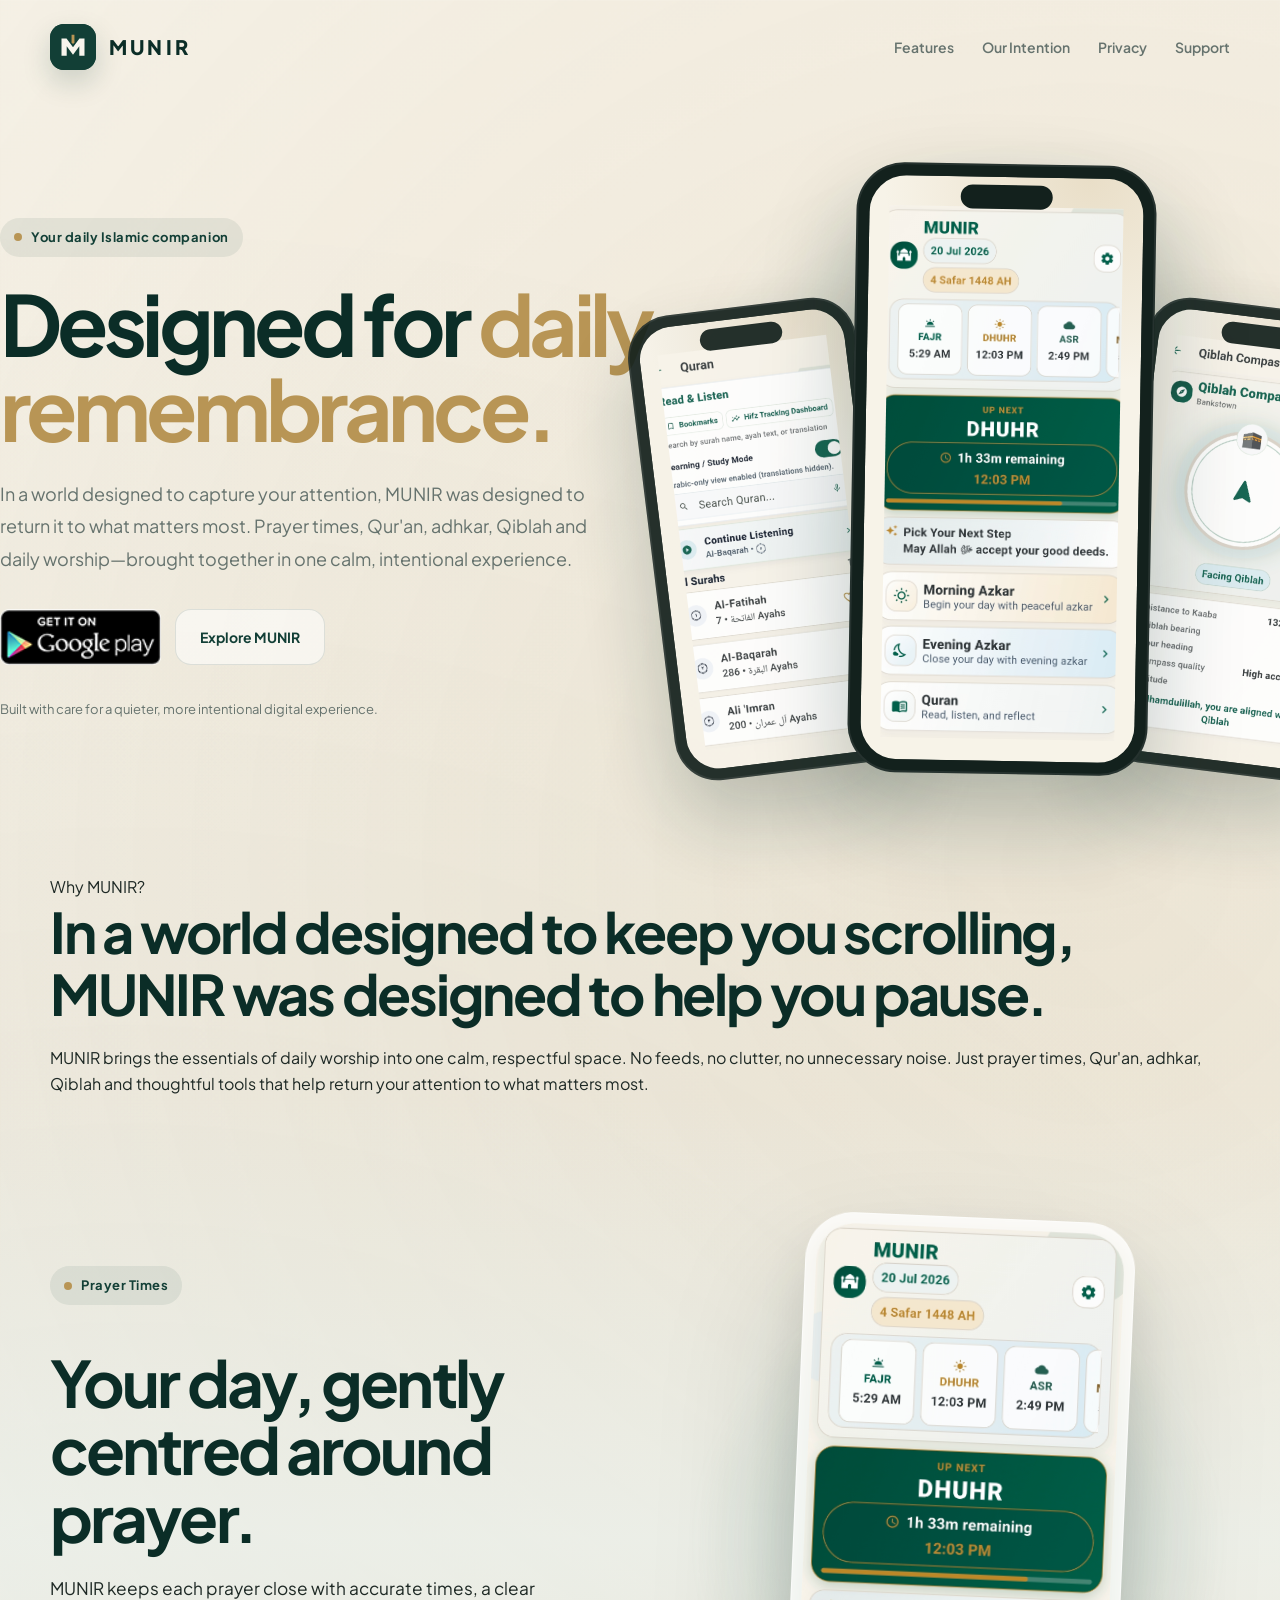
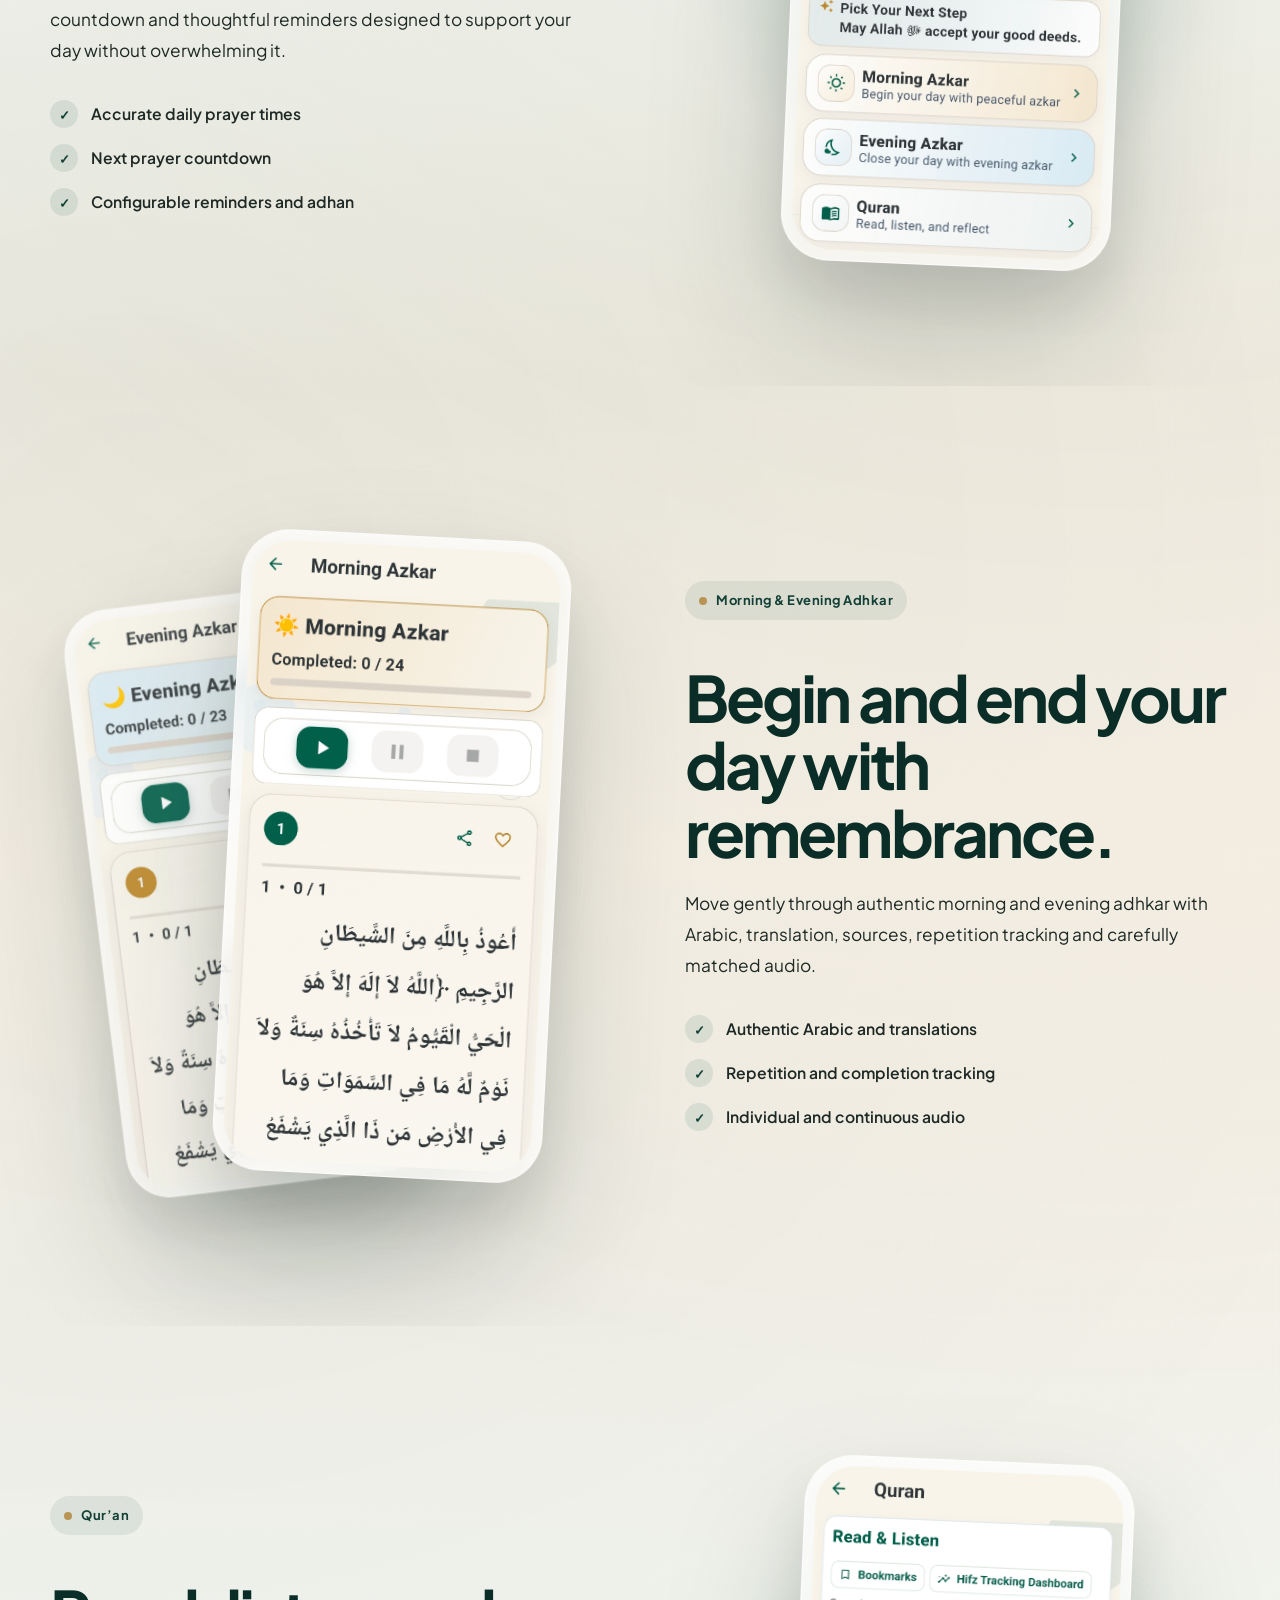
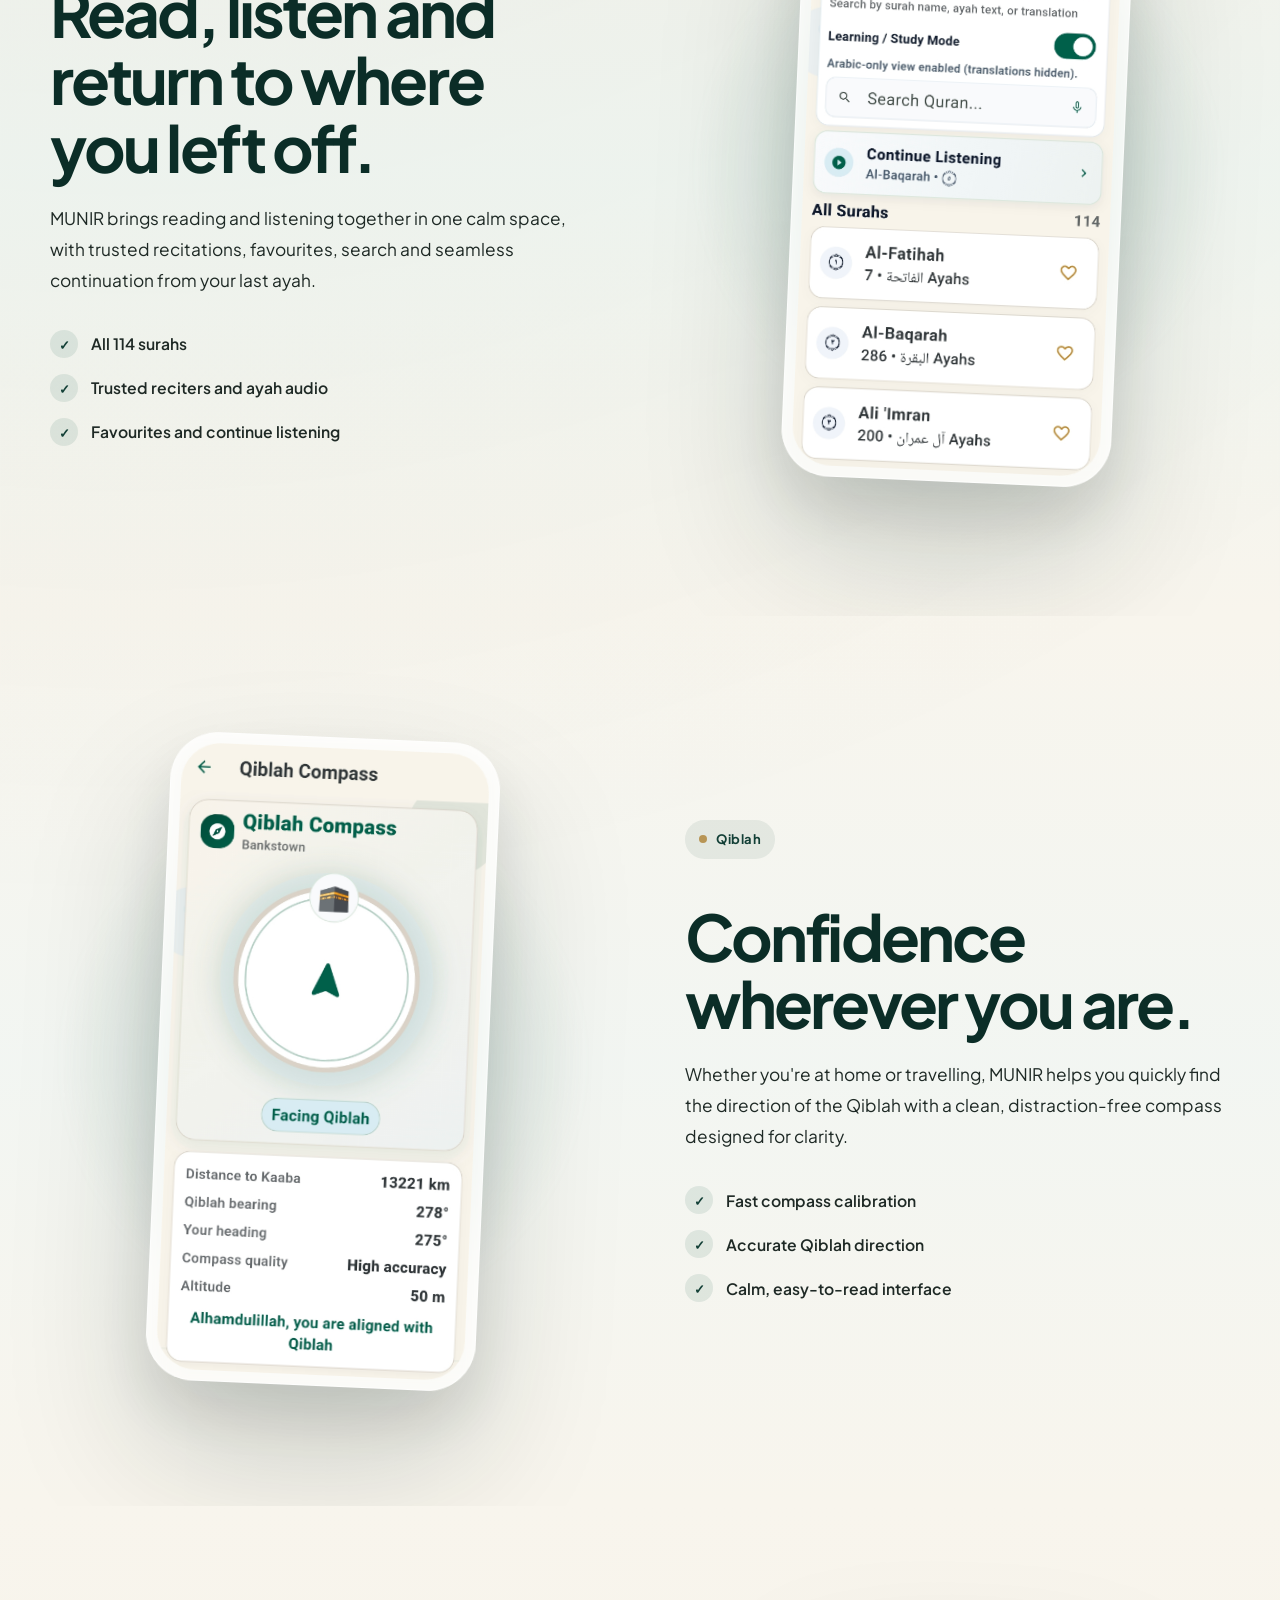
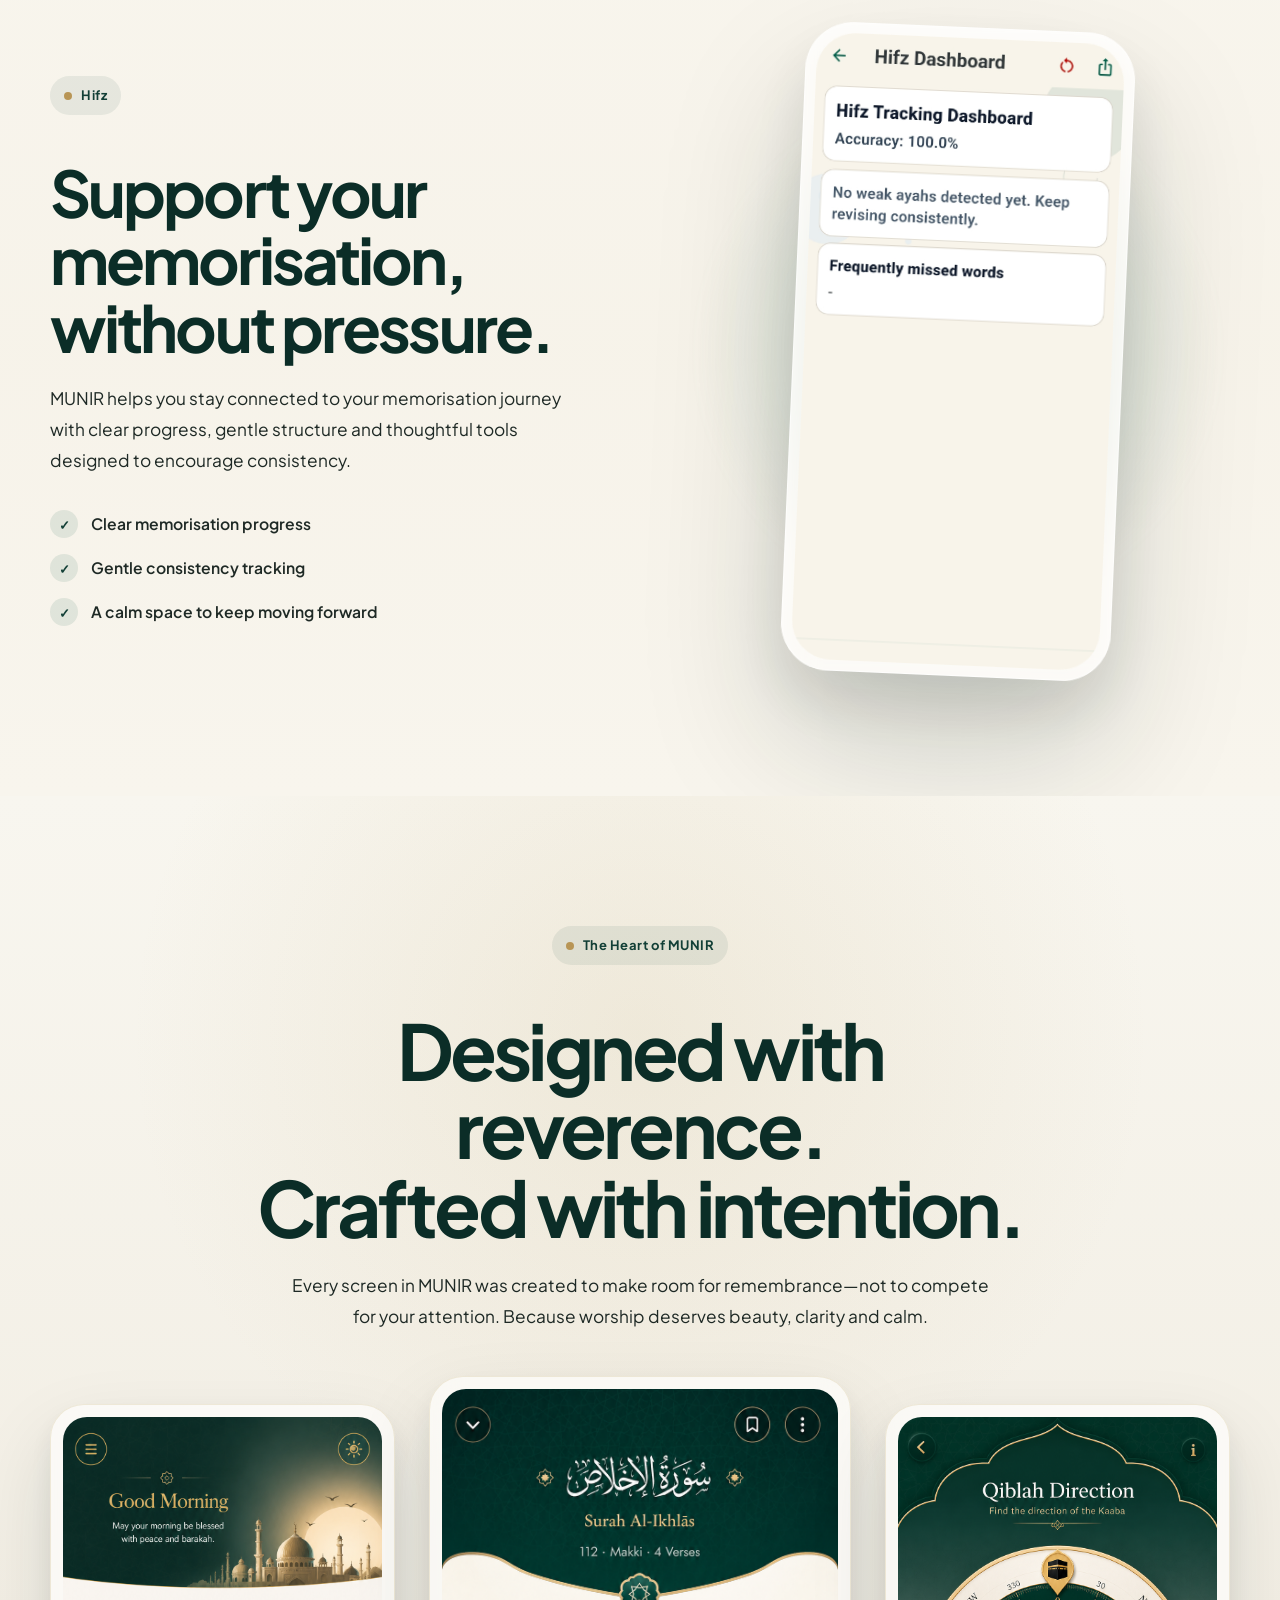
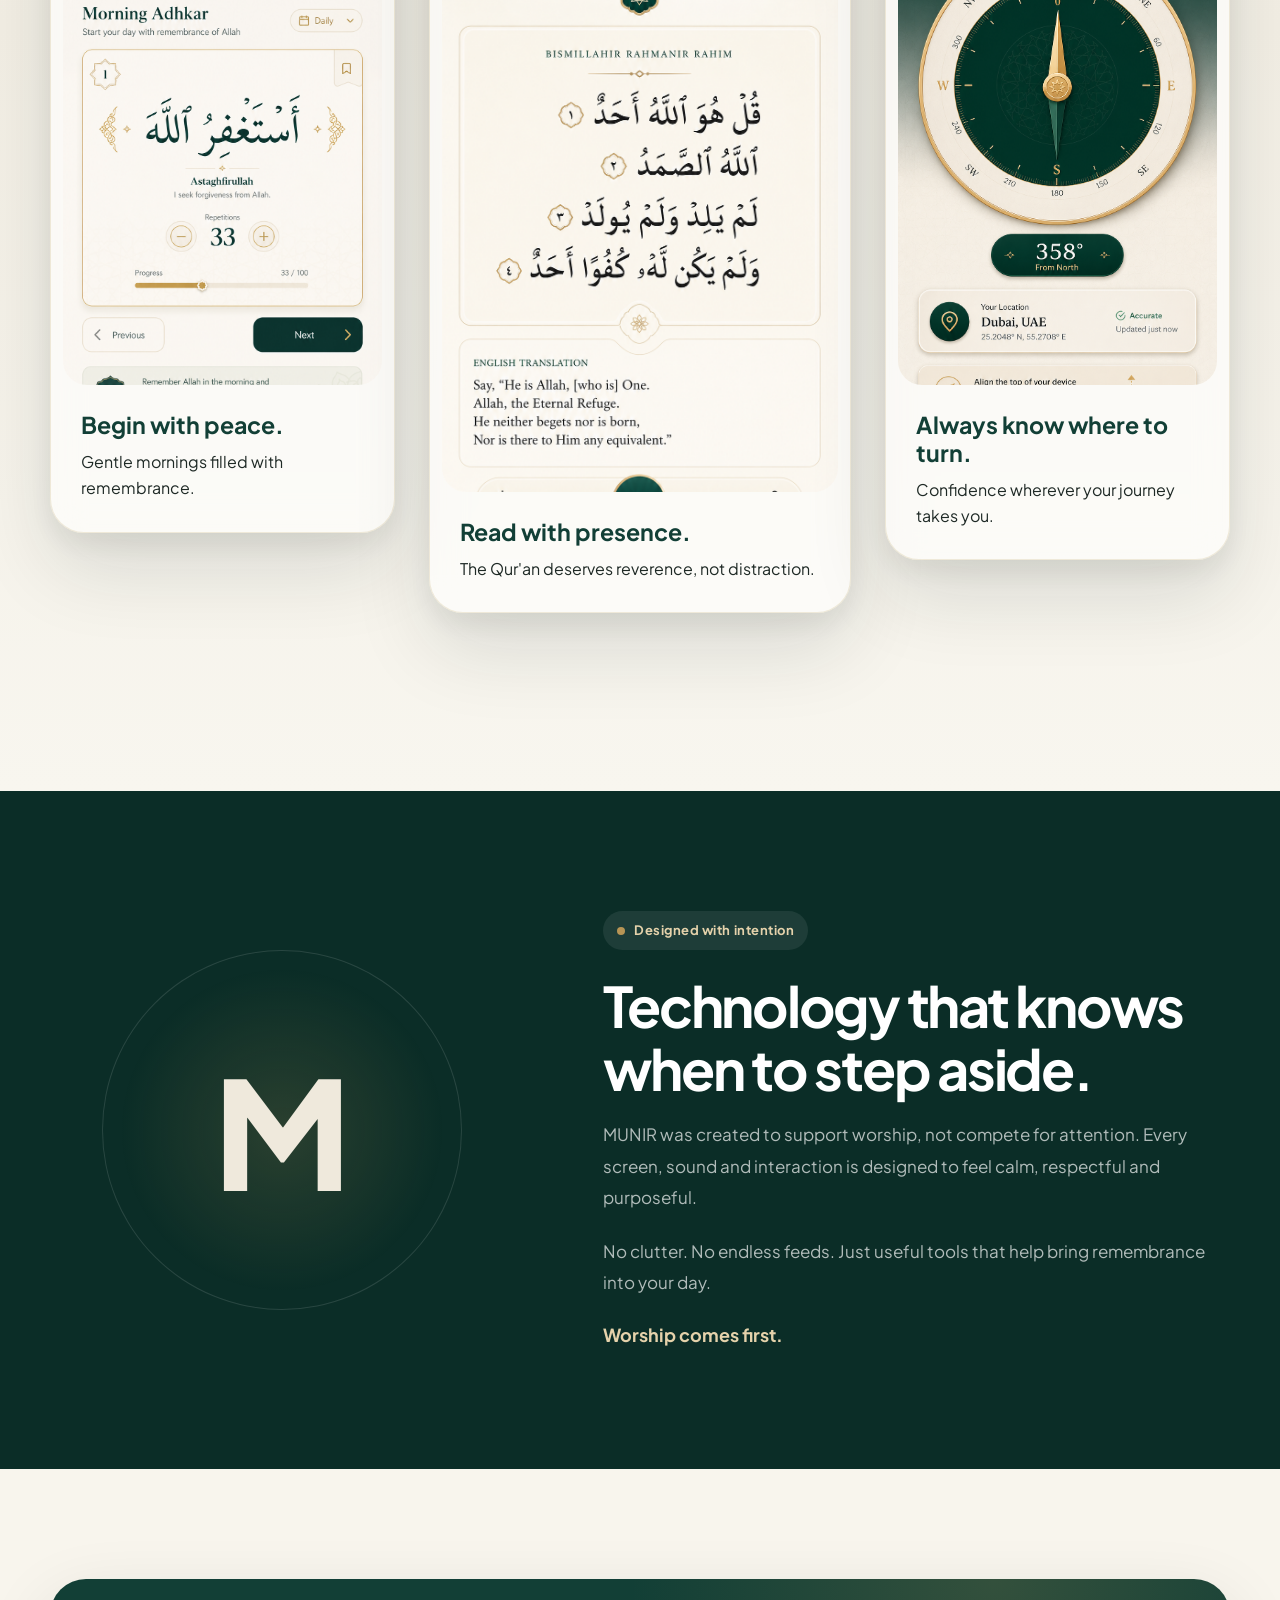
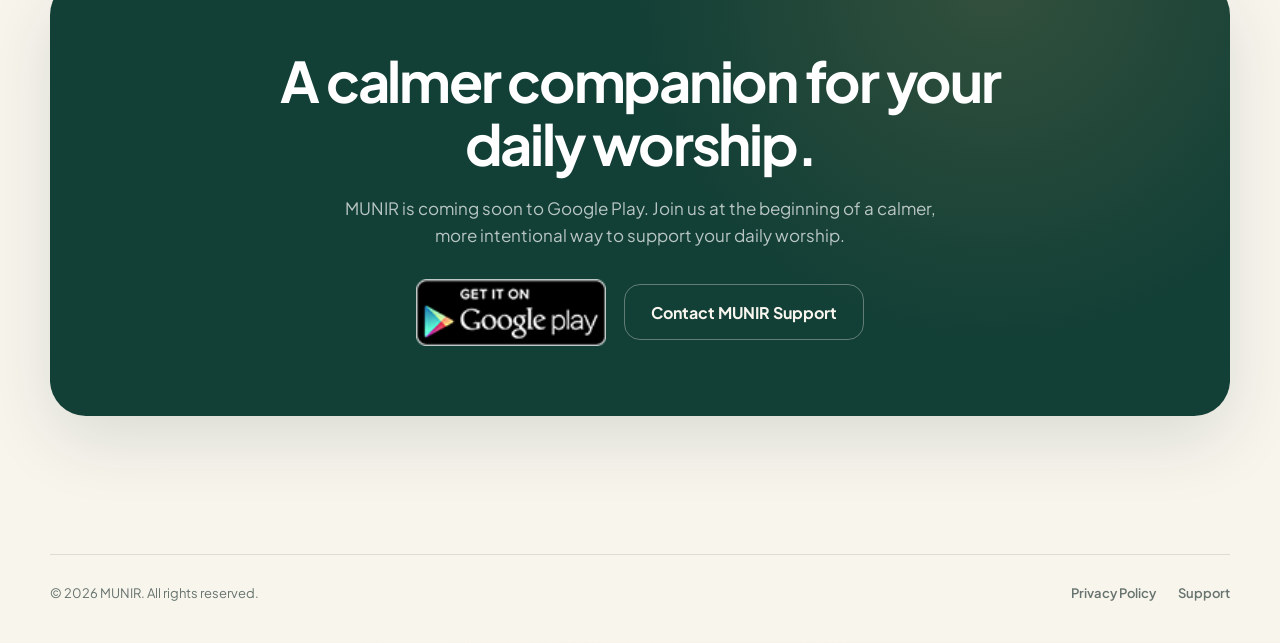
<file: index.html>
<!DOCTYPE html>
<html lang="en">
<head>
  <meta charset="UTF-8">

  <meta
    name="viewport"
    content="width=device-width, initial-scale=1.0"
  >

  <meta
    name="description"
    content="MUNIR is a calm Islamic companion for prayer times, Qur'an, morning and evening adhkar, Qiblah, audio, and daily worship."
  >

  <title>MUNIR — Your Daily Islamic Companion</title>

  <link rel="preconnect" href="https://fonts.googleapis.com">
  <link rel="preconnect" href="https://fonts.gstatic.com" crossorigin>

  <link
    href="https://fonts.googleapis.com/css2?family=Plus+Jakarta+Sans:wght@400;500;600;700;800&display=swap"
    rel="stylesheet"
  >

  <link rel="stylesheet" href="css/style.css">
</head>

<body>
  <div class="page-shell">

    <header>
      <div class="container navbar">

        <a class="brand" href="#" aria-label="MUNIR home">
          <img
            class="brand-mark"
            src="assets/munir-logo.svg"
            alt="MUNIR logo"
          >
          <div class="brand-name">MUNIR</div>
        </a>

        <nav class="nav-links" aria-label="Main navigation">
          <a href="#features">Features</a>
          <a href="#intention">Our Intention</a>
          <a href="privacy.html">Privacy</a>
          <a href="mailto:support@getmunir.com">Support</a>
        </nav>

      </div>
    </header>

    <main>

      <section class="hero">
        <div class="container" style="display: contents;">

          <div class="hero-content">
            <div class="eyebrow">
              <span class="eyebrow-dot"></span>
              Your daily Islamic companion
            </div>

            <h1>
              Designed for
              <span class="hero-highlight">daily remembrance.</span>
            </h1>

            <p class="hero-copy">
              In a world designed to capture your attention, MUNIR was designed
              to return it to what matters most. Prayer times, Qur'an, adhkar,
              Qiblah and daily worship—brought together in one calm, intentional
              experience.
            </p>

            <div class="hero-actions">
              <a
                href="#"
                aria-label="Get MUNIR on Google Play"
              >
                <img
                  src="assets/badges/google-play.png"
                  alt="Get it on Google Play"
                  style="
                    height: 56px;
                    display: block;
                    transition: transform 0.2s ease, filter 0.2s ease;
                  "
                >
              </a>

              <a class="button button-secondary" href="#features">
                Explore MUNIR
              </a>
            </div>

            <p class="release-note">
              Built with care for a quieter, more intentional digital experience.
            </p>
          </div>

          <div class="hero-visual">
            <div class="glow"></div>

            <div class="floating-card floating-one">
              <strong>Next Prayer</strong>
              <span>Maghrib · 5:12 PM</span>
            </div>

            <div class="phone phone-side phone-left">
              <div class="phone-notch"></div>

              <div class="phone-screen">
                <img
                  src="assets/images/quran.png"
                  alt="MUNIR Qur'an screen"
                  class="phone-screenshot"
                >
              </div>
            </div>

            <div class="phone">
              <div class="phone-notch"></div>

              <div class="phone-screen">
                <img
                  src="assets/images/home.png"
                  alt="MUNIR home screen"
                  class="phone-screenshot"
                >
              </div>
            </div>

            <div class="phone phone-side phone-right">
              <div class="phone-notch"></div>

              <div class="phone-screen">
                <img
                  src="assets/images/qiblah.png"
                  alt="MUNIR Qiblah screen"
                  class="phone-screenshot"
                >
              </div>
            </div>

            <div class="floating-card floating-two">
              <strong>Daily remembrance</strong>
              <span>Continue your morning adhkar</span>
            </div>
          </div>

        </div>
      </section>

      <section class="why-munir">
        <div class="container why-munir-inner">

          <div class="why-munir-label">
            Why MUNIR?
          </div>

          <h2>
            In a world designed to keep you scrolling,
            MUNIR was designed to help you pause.
          </h2>

          <p>
            MUNIR brings the essentials of daily worship into one calm,
            respectful space. No feeds, no clutter, no unnecessary noise.
            Just prayer times, Qur'an, adhkar, Qiblah and thoughtful tools
            that help return your attention to what matters most.
          </p>

        </div>
      </section>

      <section class="showcase-section prayer-showcase" id="features">
        <div class="container showcase-grid">

          <div class="showcase-copy">
            <div class="eyebrow">
              <span class="eyebrow-dot"></span>
              Prayer Times
            </div>

            <h2>
              Your day, gently centred around prayer.
            </h2>

            <p>
              MUNIR keeps each prayer close with accurate times,
              a clear countdown and thoughtful reminders designed
              to support your day without overwhelming it.
            </p>

            <div class="showcase-points">
              <div class="showcase-point">
                <span>✓</span>
                Accurate daily prayer times
              </div>

              <div class="showcase-point">
                <span>✓</span>
                Next prayer countdown
              </div>

              <div class="showcase-point">
                <span>✓</span>
                Configurable reminders and adhan
              </div>
            </div>
          </div>

          <div class="showcase-visual">
            <div class="showcase-glow"></div>

            <div class="showcase-phone">
              <img
                src="assets/images/home.png"
                alt="MUNIR prayer times screen"
              >
            </div>
          </div>

        </div>
      </section>

      <section class="showcase-section adhkar-showcase">
        <div class="container showcase-grid showcase-grid-reverse">

          <div class="showcase-visual showcase-dual-visual">
            <div class="showcase-glow"></div>

            <div class="showcase-phone showcase-phone-back">
              <img
                src="assets/images/evening.png"
                alt="MUNIR evening adhkar screen"
              >
            </div>

            <div class="showcase-phone showcase-phone-front">
              <img
                src="assets/images/morning.png"
                alt="MUNIR morning adhkar screen"
              >
            </div>
          </div>

          <div class="showcase-copy">
            <div class="eyebrow">
              <span class="eyebrow-dot"></span>
              Morning & Evening Adhkar
            </div>

            <h2>
              Begin and end your day with remembrance.
            </h2>

            <p>
              Move gently through authentic morning and evening adhkar
              with Arabic, translation, sources, repetition tracking and
              carefully matched audio.
            </p>

            <div class="showcase-points">
              <div class="showcase-point">
                <span>✓</span>
                Authentic Arabic and translations
              </div>

              <div class="showcase-point">
                <span>✓</span>
                Repetition and completion tracking
              </div>

              <div class="showcase-point">
                <span>✓</span>
                Individual and continuous audio
              </div>
            </div>
          </div>

        </div>
      </section>

      <section class="showcase-section quran-showcase">
        <div class="container showcase-grid">

          <div class="showcase-copy">
            <div class="eyebrow">
              <span class="eyebrow-dot"></span>
              Qur’an
            </div>

            <h2>
              Read, listen and return to where you left off.
            </h2>

            <p>
              MUNIR brings reading and listening together in one calm space,
              with trusted recitations, favourites, search and seamless
              continuation from your last ayah.
            </p>

            <div class="showcase-points">
              <div class="showcase-point">
                <span>✓</span>
                All 114 surahs
              </div>

              <div class="showcase-point">
                <span>✓</span>
                Trusted reciters and ayah audio
              </div>

              <div class="showcase-point">
                <span>✓</span>
                Favourites and continue listening
              </div>
            </div>
          </div>

          <div class="showcase-visual">
            <div class="showcase-glow"></div>

            <div class="showcase-phone">
              <img
                src="assets/images/quran.png"
                alt="MUNIR Qur’an screen"
              >
            </div>
          </div>

        </div>
      </section>

      <section class="showcase-section qiblah-showcase">

        <div class="container showcase-grid showcase-grid-reverse">

          <div class="showcase-visual">
            <div class="showcase-glow"></div>

            <div class="showcase-phone">
              <img
                src="assets/images/qiblah.png"
                alt="MUNIR Qiblah Compass">
            </div>

          </div>

          <div class="showcase-copy">

            <div class="eyebrow">
              <span class="eyebrow-dot"></span>
              Qiblah
            </div>

            <h2>
              Confidence wherever you are.
            </h2>

            <p>
              Whether you're at home or travelling, MUNIR helps you
              quickly find the direction of the Qiblah with a clean,
              distraction-free compass designed for clarity.
            </p>

            <div class="showcase-points">

              <div class="showcase-point">
                <span>✓</span>
                Fast compass calibration
              </div>

              <div class="showcase-point">
                <span>✓</span>
                Accurate Qiblah direction
              </div>

              <div class="showcase-point">
                <span>✓</span>
                Calm, easy-to-read interface
              </div>

            </div>

          </div>

        </div>

      </section>

      <section class="showcase-section hifz-showcase">
        <div class="container showcase-grid">

          <div class="showcase-copy">
            <div class="eyebrow">
              <span class="eyebrow-dot"></span>
              Hifz
            </div>

            <h2>
              Support your memorisation, without pressure.
            </h2>

            <p>
              MUNIR helps you stay connected to your memorisation journey
              with clear progress, gentle structure and thoughtful tools
              designed to encourage consistency.
            </p>

            <div class="showcase-points">
              <div class="showcase-point">
                <span>✓</span>
                Clear memorisation progress
              </div>

              <div class="showcase-point">
                <span>✓</span>
                Gentle consistency tracking
              </div>

              <div class="showcase-point">
                <span>✓</span>
                A calm space to keep moving forward
              </div>
            </div>
          </div>

          <div class="showcase-visual">
            <div class="showcase-glow"></div>

            <div class="showcase-phone">
              <img
                src="assets/images/hifz.png"
                alt="MUNIR Hifz dashboard"
              >
            </div>
          </div>

        </div>
      </section>

      <section class="heart-section">

        <div class="container">

          <div class="heart-heading">

            <div class="eyebrow">
              <span class="eyebrow-dot"></span>
              The Heart of MUNIR
            </div>

            <h2>
              Designed with reverence.<br>
              Crafted with intention.
            </h2>

            <p>
              Every screen in MUNIR was created to make room for
              remembrance—not to compete for your attention.
              Because worship deserves beauty, clarity and calm.
            </p>

          </div>

          <div class="heart-grid">

            <div class="heart-card">
              <img src="assets/images/morning-artwork.png"
                   alt="Morning Adhkar artwork">

              <h3>Begin with peace.</h3>

              <p>
                Gentle mornings filled with remembrance.
              </p>
            </div>

            <div class="heart-card">
              <img src="assets/images/quran-artwork.png"
                   alt="Qur'an artwork">

              <h3>Read with presence.</h3>

              <p>
                The Qur'an deserves reverence, not distraction.
              </p>
            </div>

            <div class="heart-card">
              <img src="assets/images/qiblah-artwork.png"
                   alt="Qiblah artwork">

              <h3>Always know where to turn.</h3>

              <p>
                Confidence wherever your journey takes you.
              </p>
            </div>

          </div>

        </div>

      </section>

      <section class="intention" id="intention">
        <div class="container intention-inner">

          <div class="intention-mark" aria-hidden="true">
            <div class="intention-letter">M</div>
          </div>

          <div class="intention-copy">
            <div class="eyebrow">
              <span class="eyebrow-dot"></span>
              Designed with intention
            </div>

            <h2>Technology that knows when to step aside.</h2>

            <p>
              MUNIR was created to support worship, not compete for
              attention. Every screen, sound and interaction is designed
              to feel calm, respectful and purposeful.
            </p>

            <p>
              No clutter. No endless feeds. Just useful tools that help
              bring remembrance into your day.
            </p>

            <div class="quote">
              Worship comes first.
            </div>
          </div>

        </div>
      </section>

      <section class="cta" id="download">
        <div class="container">

          <div class="cta-box">
            <h2>A calmer companion for your daily worship.</h2>

            <p>
              MUNIR is coming soon to Google Play. Join us at the beginning
              of a calmer, more intentional way to support your daily worship.
            </p>

            <div class="download-actions">
              <img
                src="assets/badges/google-play.png"
                alt="Get MUNIR on Google Play"
                class="download-badge"
              >

              <a href="mailto:support@getmunir.com" class="download-support-link">
                Contact MUNIR Support
              </a>
            </div>
          </div>

        </div>
      </section>

    </main>

    <footer>
      <div class="container footer-inner">

        <p>
          © 2026 MUNIR. All rights reserved.
        </p>

        <div class="footer-links">
          <a href="privacy.html">Privacy Policy</a>
          <a href="mailto:support@getmunir.com">Support</a>
        </div>

      </div>
    </footer>

  </div>
</body>
</html>
</file>
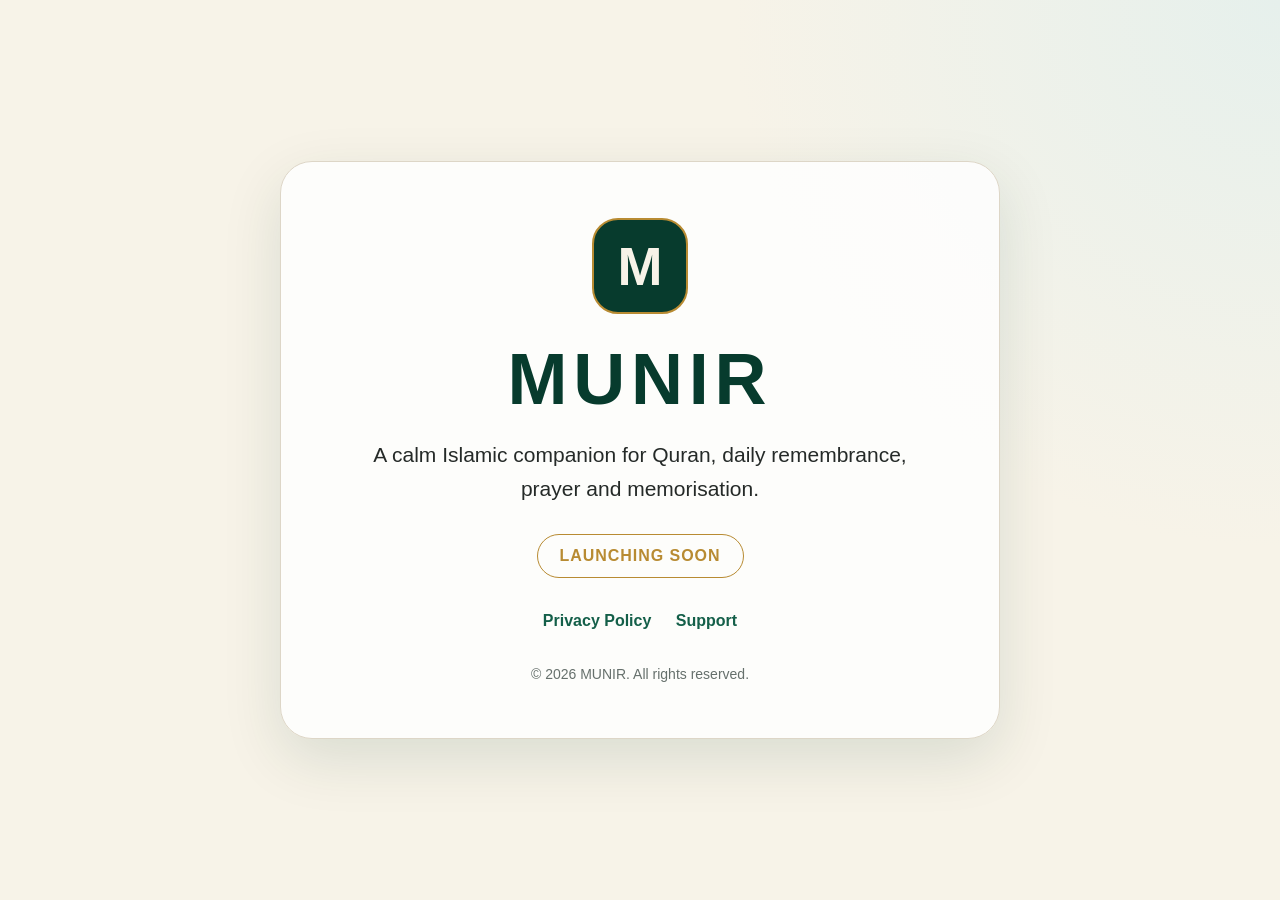
<file: index-old.html>
<!DOCTYPE html>
<html lang="en">
<head>
  <meta charset="UTF-8" />
  <meta name="viewport" content="width=device-width, initial-scale=1.0" />

  <title>MUNIR</title>
  <meta
    name="description"
    content="MUNIR is a calm Islamic companion for Quran, daily remembrance, prayer and memorisation."
  />

  <style>
    :root {
      --emerald: #073b2d;
      --emerald-light: #145f49;
      --ivory: #f7f3e8;
      --gold: #b88b32;
      --charcoal: #252a28;
      --stone: #ddd6c7;
    }

    * {
      box-sizing: border-box;
    }

    body {
      margin: 0;
      min-height: 100vh;
      font-family: Arial, Helvetica, sans-serif;
      color: var(--charcoal);
      background:
        radial-gradient(circle at top right, #e6f0ec 0, transparent 35%),
        var(--ivory);
    }

    main {
      min-height: 100vh;
      display: grid;
      place-items: center;
      padding: 32px 20px;
    }

    .card {
      width: min(720px, 100%);
      padding: 56px 36px;
      text-align: center;
      background: rgba(255, 255, 255, 0.82);
      border: 1px solid var(--stone);
      border-radius: 32px;
      box-shadow: 0 20px 60px rgba(7, 59, 45, 0.12);
    }

    .mark {
      width: 96px;
      height: 96px;
      margin: 0 auto 24px;
      display: grid;
      place-items: center;
      color: var(--ivory);
      background: var(--emerald);
      border: 2px solid var(--gold);
      border-radius: 26px;
      font-size: 54px;
      font-weight: 800;
    }

    h1 {
      margin: 0;
      color: var(--emerald);
      font-size: clamp(44px, 10vw, 72px);
      letter-spacing: 0.08em;
    }

    .tagline {
      margin: 18px auto 0;
      max-width: 560px;
      font-size: 21px;
      line-height: 1.6;
    }

    .coming-soon {
      display: inline-block;
      margin-top: 28px;
      padding: 12px 22px;
      color: var(--gold);
      border: 1px solid var(--gold);
      border-radius: 999px;
      font-weight: 700;
      letter-spacing: 0.06em;
      text-transform: uppercase;
    }

    nav {
      margin-top: 34px;
    }

    nav a {
      margin: 0 10px;
      color: var(--emerald-light);
      font-weight: 700;
      text-decoration: none;
    }

    nav a:hover {
      text-decoration: underline;
    }

    footer {
      margin-top: 36px;
      color: #66706c;
      font-size: 14px;
    }
  </style>
</head>

<body>
  <main>
    <section class="card">
      <div class="mark">M</div>

      <h1>MUNIR</h1>

      <p class="tagline">
        A calm Islamic companion for Quran, daily remembrance,
        prayer and memorisation.
      </p>

      <div class="coming-soon">Launching soon</div>

      <nav>
        <a href="privacy.html">Privacy Policy</a>
        <a href="mailto:support@getmunir.com">Support</a>
      </nav>

      <footer>
        © 2026 MUNIR. All rights reserved.
      </footer>
    </section>
  </main>
</body>
</html>
</file>
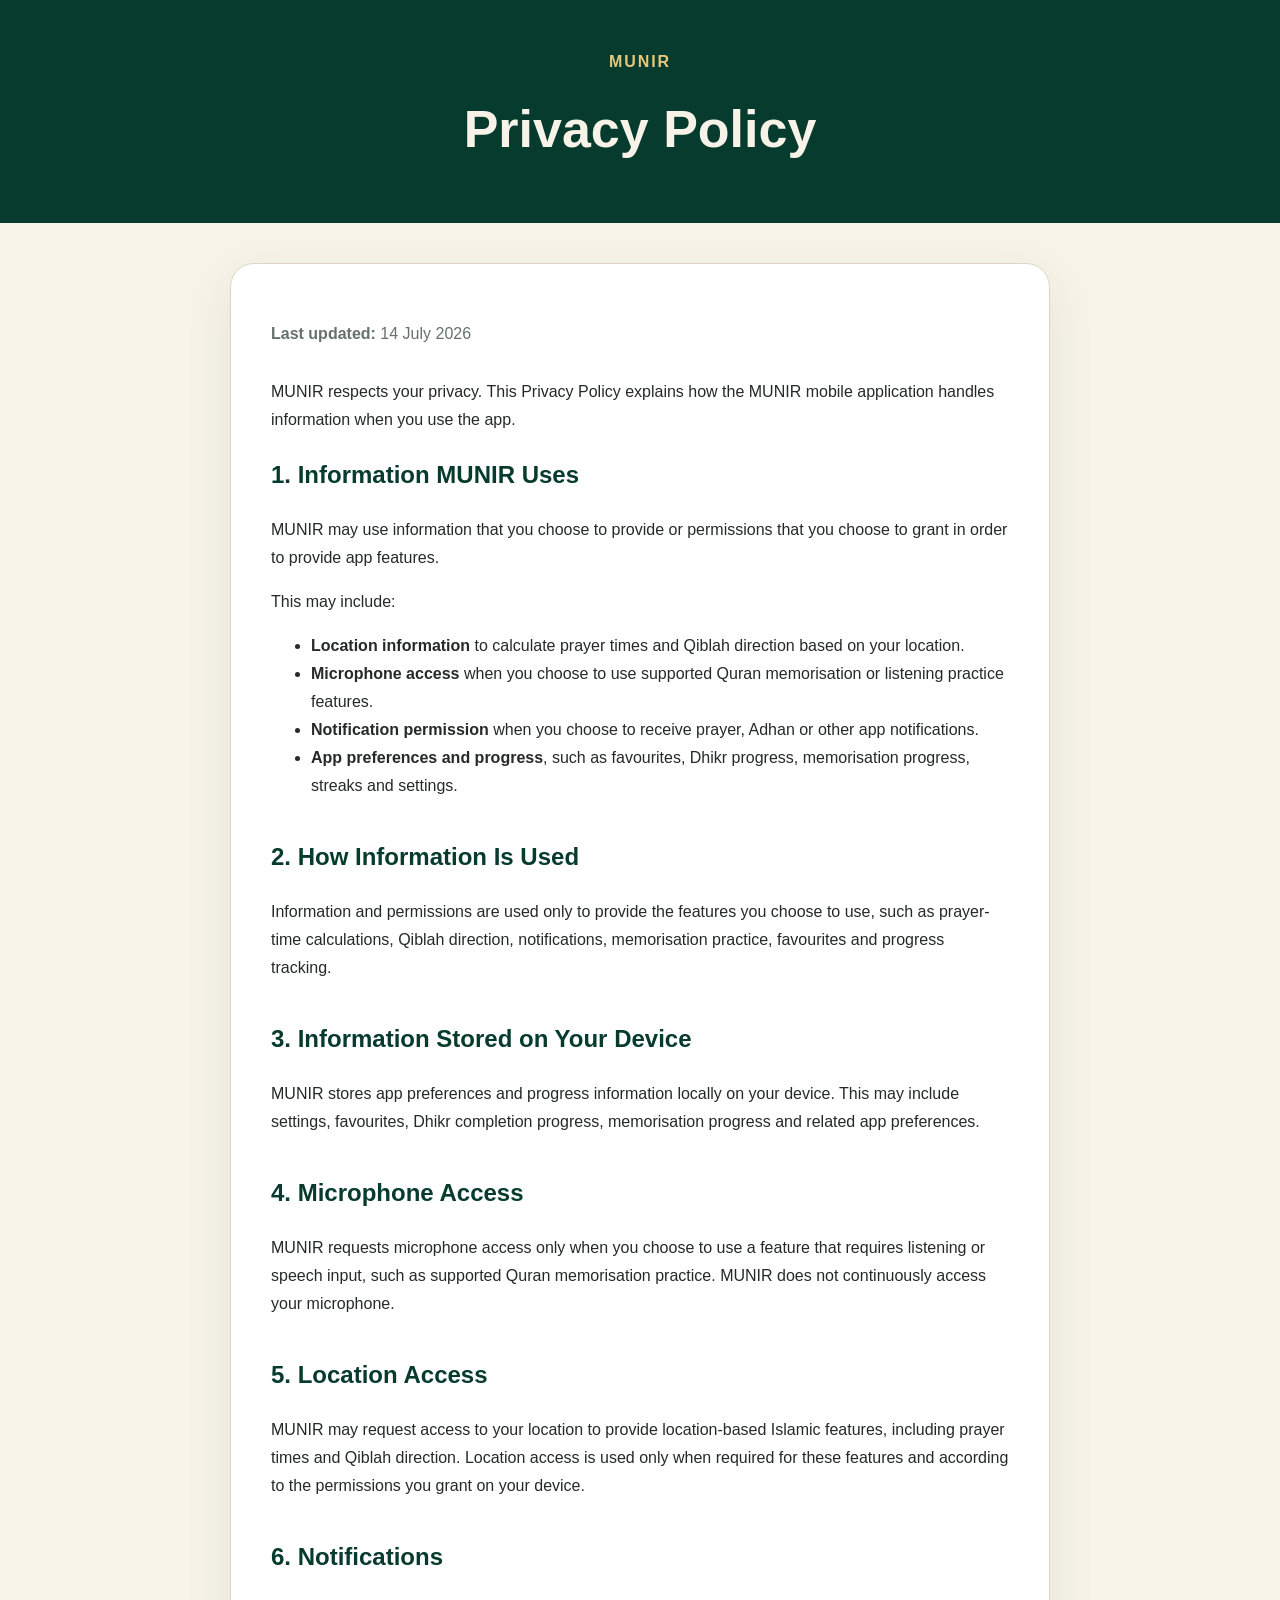
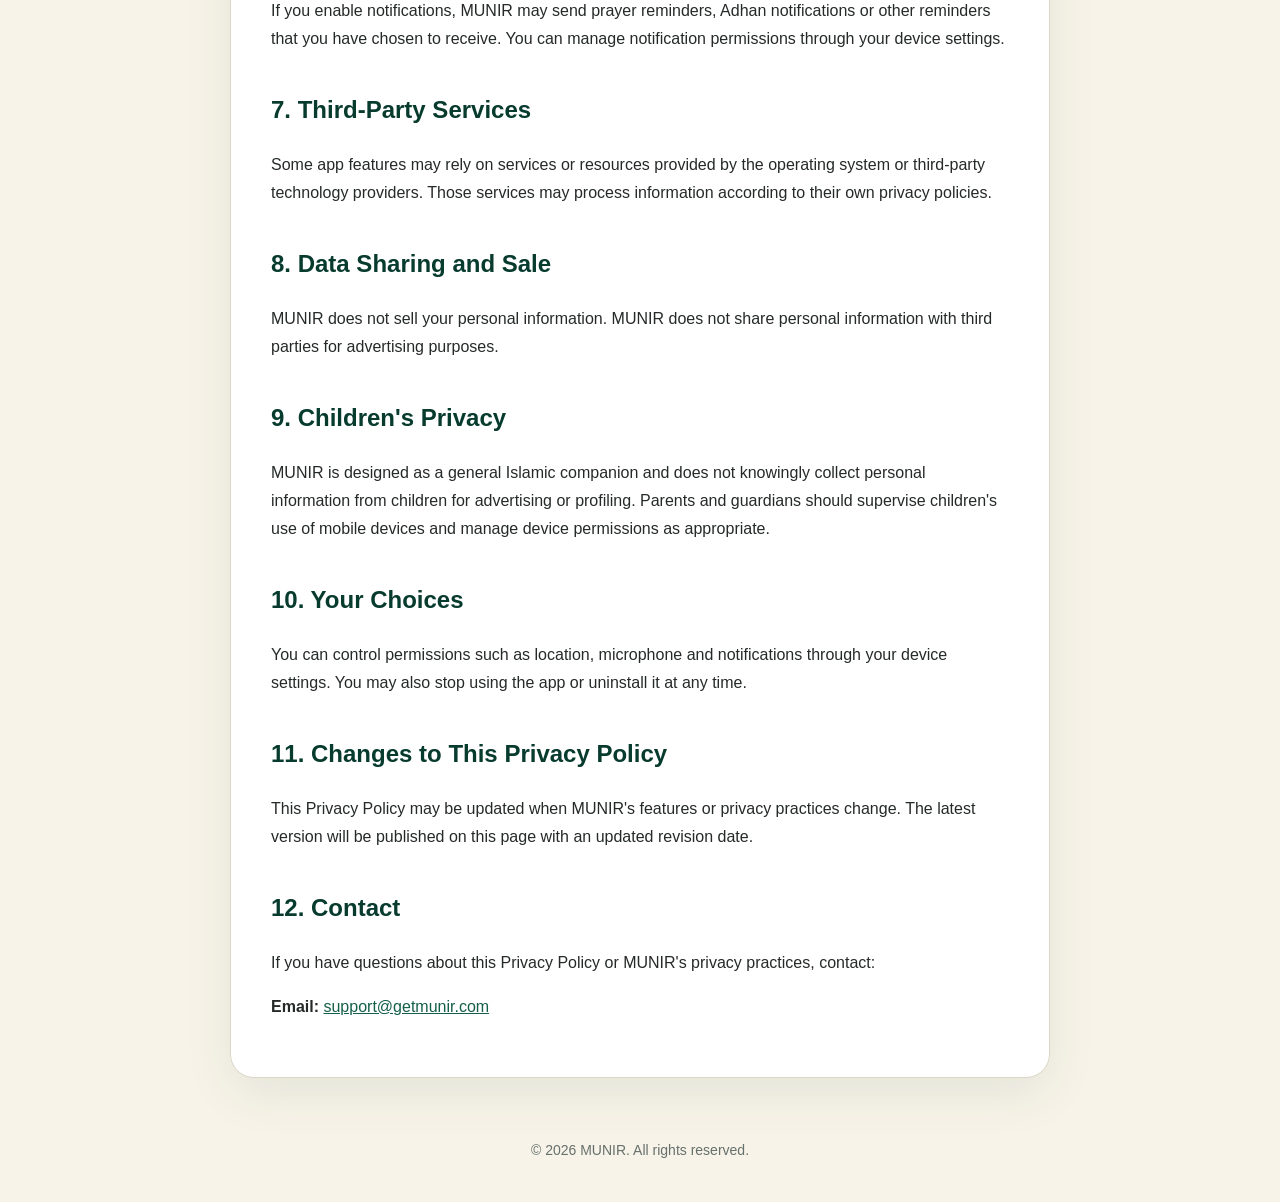
<file: privacy.html>
<!DOCTYPE html>
<html lang="en">
<head>
  <meta charset="UTF-8" />
  <meta name="viewport" content="width=device-width, initial-scale=1.0" />

  <title>Privacy Policy | MUNIR</title>

  <meta
    name="description"
    content="Privacy Policy for the MUNIR Islamic companion app."
  />

  <style>
    :root {
      --emerald: #073b2d;
      --emerald-light: #145f49;
      --ivory: #f7f3e8;
      --gold: #b88b32;
      --charcoal: #252a28;
      --stone: #ddd6c7;
    }

    * {
      box-sizing: border-box;
    }

    body {
      margin: 0;
      font-family: Arial, Helvetica, sans-serif;
      color: var(--charcoal);
      background: var(--ivory);
      line-height: 1.75;
    }

    header {
      padding: 48px 20px;
      text-align: center;
      color: var(--ivory);
      background: var(--emerald);
    }

    header a {
      color: var(--ivory);
      text-decoration: none;
    }

    header h1 {
      margin: 8px 0 0;
      font-size: clamp(34px, 7vw, 52px);
    }

    .brand {
      color: #e5c77d;
      font-weight: 800;
      letter-spacing: 0.12em;
    }

    main {
      width: min(820px, calc(100% - 40px));
      margin: 40px auto;
      padding: 40px;
      background: #ffffff;
      border: 1px solid var(--stone);
      border-radius: 24px;
      box-shadow: 0 16px 50px rgba(7, 59, 45, 0.08);
    }

    h2 {
      margin-top: 36px;
      color: var(--emerald);
    }

    h2:first-of-type {
      margin-top: 20px;
    }

    a {
      color: var(--emerald-light);
    }

    .updated {
      margin-bottom: 30px;
      color: #66706c;
    }

    footer {
      padding: 20px 20px 40px;
      text-align: center;
      color: #66706c;
      font-size: 14px;
    }

    @media (max-width: 600px) {
      main {
        width: min(100% - 24px, 820px);
        margin: 20px auto;
        padding: 26px 20px;
      }
    }
  </style>
</head>

<body>
  <header>
    <a href="index.html" class="brand">MUNIR</a>
    <h1>Privacy Policy</h1>
  </header>

  <main>
    <p class="updated"><strong>Last updated:</strong> 14 July 2026</p>

    <p>
      MUNIR respects your privacy. This Privacy Policy explains how the
      MUNIR mobile application handles information when you use the app.
    </p>

    <h2>1. Information MUNIR Uses</h2>

    <p>
      MUNIR may use information that you choose to provide or permissions
      that you choose to grant in order to provide app features.
    </p>

    <p>This may include:</p>

    <ul>
      <li>
        <strong>Location information</strong> to calculate prayer times
        and Qiblah direction based on your location.
      </li>
      <li>
        <strong>Microphone access</strong> when you choose to use supported
        Quran memorisation or listening practice features.
      </li>
      <li>
        <strong>Notification permission</strong> when you choose to receive
        prayer, Adhan or other app notifications.
      </li>
      <li>
        <strong>App preferences and progress</strong>, such as favourites,
        Dhikr progress, memorisation progress, streaks and settings.
      </li>
    </ul>

    <h2>2. How Information Is Used</h2>

    <p>
      Information and permissions are used only to provide the features
      you choose to use, such as prayer-time calculations, Qiblah direction,
      notifications, memorisation practice, favourites and progress tracking.
    </p>

    <h2>3. Information Stored on Your Device</h2>

    <p>
      MUNIR stores app preferences and progress information locally on your
      device. This may include settings, favourites, Dhikr completion progress,
      memorisation progress and related app preferences.
    </p>

    <h2>4. Microphone Access</h2>

    <p>
      MUNIR requests microphone access only when you choose to use a feature
      that requires listening or speech input, such as supported Quran
      memorisation practice. MUNIR does not continuously access your microphone.
    </p>

    <h2>5. Location Access</h2>

    <p>
      MUNIR may request access to your location to provide location-based
      Islamic features, including prayer times and Qiblah direction.
      Location access is used only when required for these features and
      according to the permissions you grant on your device.
    </p>

    <h2>6. Notifications</h2>

    <p>
      If you enable notifications, MUNIR may send prayer reminders, Adhan
      notifications or other reminders that you have chosen to receive.
      You can manage notification permissions through your device settings.
    </p>

    <h2>7. Third-Party Services</h2>

    <p>
      Some app features may rely on services or resources provided by the
      operating system or third-party technology providers. Those services
      may process information according to their own privacy policies.
    </p>

    <h2>8. Data Sharing and Sale</h2>

    <p>
      MUNIR does not sell your personal information. MUNIR does not share
      personal information with third parties for advertising purposes.
    </p>

    <h2>9. Children's Privacy</h2>

    <p>
      MUNIR is designed as a general Islamic companion and does not knowingly
      collect personal information from children for advertising or profiling.
      Parents and guardians should supervise children's use of mobile devices
      and manage device permissions as appropriate.
    </p>

    <h2>10. Your Choices</h2>

    <p>
      You can control permissions such as location, microphone and
      notifications through your device settings. You may also stop using
      the app or uninstall it at any time.
    </p>

    <h2>11. Changes to This Privacy Policy</h2>

    <p>
      This Privacy Policy may be updated when MUNIR's features or privacy
      practices change. The latest version will be published on this page
      with an updated revision date.
    </p>

    <h2>12. Contact</h2>

    <p>
      If you have questions about this Privacy Policy or MUNIR's privacy
      practices, contact:
    </p>

    <p>
      <strong>Email:</strong>
      <a href="mailto:support@getmunir.com">support@getmunir.com</a>
    </p>
  </main>

  <footer>
    © 2026 MUNIR. All rights reserved.
  </footer>
</body>
</html>
</file>
<file: css/style.css>
/* =========================================================
   MUNIR Website
   Version: 2.0
   ========================================================= */


/* =========================================================
1. Reset & Base
   ========================================================= */


/* =========================================================
2. Navigation
   ========================================================= */


/* =========================================================
3. Hero
   ========================================================= */


/* =========================================================
4. Why MUNIR
   ========================================================= */


/* =========================================================
5. Feature Sections
   ========================================================= */


/* =========================================================
6. Download CTA
   ========================================================= */


/* =========================================================
7. Footer
   ========================================================= */


/* =========================================================
8. Responsive
   ========================================================= */

    :root {
      --emerald: #123f36;
      --emerald-dark: #0b2d27;
      --emerald-soft: #dce9e3;
      --ivory: #f8f5ed;
      --cream: #efe9dc;
      --gold: #b89555;
      --charcoal: #1e2925;
      --muted: #66736e;
      --white: #ffffff;
      --border: rgba(18, 63, 54, 0.12);
      --shadow: 0 24px 70px rgba(11, 45, 39, 0.12);
    }

    * {
      box-sizing: border-box;
      margin: 0;
      padding: 0;
    }

    html {
      scroll-behavior: smooth;
    }

    body {
      font-family: "Plus Jakarta Sans", sans-serif;
      background: var(--ivory);
      color: var(--charcoal);
      line-height: 1.6;
      overflow-x: hidden;
    }

    a {
      color: inherit;
      text-decoration: none;
    }

    .page-shell {
      min-height: 100vh;
      background:
        radial-gradient(
          circle at 85% 10%,
          rgba(184, 149, 85, 0.15),
          transparent 28%
        ),
        radial-gradient(
          circle at 10% 25%,
          rgba(18, 63, 54, 0.08),
          transparent 30%
        ),
        var(--ivory);
    }

    .container {
      width: min(1180px, calc(100% - 40px));
      margin: 0 auto;
    }

    header {
      padding: 24px 0;
    }

    .navbar {
      display: flex;
      align-items: center;
      justify-content: space-between;
      gap: 24px;
    }

    .brand {
      display: inline-flex;
      align-items: center;
      gap: 13px;
    }

    .brand-mark {
      width: 46px;
      height: 46px;
      border-radius: 14px;
      background: var(--emerald);
      color: var(--ivory);
      display: grid;
      place-items: center;
      font-size: 22px;
      font-weight: 800;
      box-shadow: 0 12px 28px rgba(18, 63, 54, 0.18);
    }

    .brand-name {
      font-size: 20px;
      font-weight: 800;
      letter-spacing: 0.16em;
      color: var(--emerald-dark);
    }

    .nav-links {
      display: flex;
      align-items: center;
      gap: 28px;
      color: var(--muted);
      font-size: 14px;
      font-weight: 600;
    }

    .nav-links a {
      transition: color 0.2s ease;
    }

    .nav-links a:hover {
      color: var(--emerald);
    }

    .hero {
      min-height: 720px;
      display: grid;
      grid-template-columns: 1.08fr 0.92fr;
      align-items: center;
      gap: 70px;
      padding: 70px 0 100px;
    }

    .eyebrow {
      display: inline-flex;
      align-items: center;
      gap: 9px;
      padding: 9px 14px;
      border-radius: 999px;
      background: rgba(18, 63, 54, 0.08);
      color: var(--emerald);
      font-size: 13px;
      font-weight: 700;
      letter-spacing: 0.04em;
      margin-bottom: 24px;
    }

    .eyebrow-dot {
      width: 8px;
      height: 8px;
      border-radius: 50%;
      background: var(--gold);
    }

    h1 {
      max-width: 720px;
      font-size: clamp(48px, 7vw, 84px);
      line-height: 1.02;
      letter-spacing: -0.055em;
      color: var(--emerald-dark);
      margin-bottom: 26px;
    }

    .hero-highlight {
      color: var(--gold);
    }

    .hero-copy {
      max-width: 610px;
      color: var(--muted);
      font-size: 18px;
      line-height: 1.8;
      margin-bottom: 34px;
    }

    .hero-actions {
      display: flex;
      flex-wrap: wrap;
      gap: 14px;
      margin-bottom: 34px;
    }

    .button {
      display: inline-flex;
      align-items: center;
      justify-content: center;
      min-height: 54px;
      padding: 0 24px;
      border-radius: 16px;
      font-size: 14px;
      font-weight: 700;
      transition:
        transform 0.2s ease,
        box-shadow 0.2s ease,
        background 0.2s ease;
    }

    .button:hover {
      transform: translateY(-2px);
    }


    .hero-actions img:hover {
      transform: translateY(-2px);
      filter: brightness(1.04);
    }

    .button-primary {
      background: var(--emerald);
      color: var(--white);
      box-shadow: 0 14px 30px rgba(18, 63, 54, 0.22);
    }

    .button-primary:hover {
      background: var(--emerald-dark);
    }

    .button-secondary {
      border: 1px solid var(--border);
      background: rgba(255, 255, 255, 0.55);
      color: var(--emerald);
    }

    .release-note {
      color: var(--muted);
      font-size: 13px;
    }

    .hero-visual {
      position: relative;
      display: flex;
      justify-content: center;
      align-items: center;
      min-height: 560px;
    }

    .glow {
      position: absolute;
      width: 620px;
      height: 620px;
      border-radius: 50%;
      background:
        radial-gradient(
          circle,
          rgba(184,149,85,0.26) 0%,
          rgba(18,63,54,0.14) 42%,
          transparent 72%
        );
      filter: blur(32px);
      animation: breathe 8s ease-in-out infinite;
    }

    @keyframes breathe {
      0% {
        transform: scale(0.96);
        opacity: 0.72;
      }

      50% {
        transform: scale(1.04);
        opacity: 1;
      }

      100% {
        transform: scale(0.96);
        opacity: 0.72;
      }
    }

    .phone {
      position: relative;
      width: 300px;
      height: 610px;
      padding: 13px;
      border-radius: 48px;
      background: #13211d;
      box-shadow:
        0 45px 90px rgba(11, 45, 39, 0.25),
        inset 0 0 0 2px rgba(255, 255, 255, 0.08);
      transform: rotate(3deg);
      z-index: 2;
    }

    .phone-side {
      position: absolute;
      width: 255px;
      height: 520px;
      opacity: 0.92;
      z-index: 1;
      filter: saturate(0.88);
      transition: transform 0.35s ease, opacity 0.35s ease;
    }

    .phone-left {
      left: -85px;
      top: 115px;
      transform: rotate(-7deg) scale(0.9);
    }

    .phone-right {
      right: -85px;
      top: 115px;
      transform: rotate(7deg) scale(0.9);
    }

    .phone-side:hover {
      opacity: 1;
    }

    .phone-left:hover {
      transform: rotate(-4deg) scale(0.94) translateY(-8px);
    }

    .phone-right:hover {
      transform: rotate(4deg) scale(0.94) translateY(-8px);
    }

    .hero-visual > .phone:not(.phone-side) {
      z-index: 3;
      transform: rotate(1deg);
    }

    .phone-screen {
      position: relative;
      height: 100%;
      overflow: hidden;
      border-radius: 37px;
      background:
        radial-gradient(
          circle at 80% 0%,
          rgba(184, 149, 85, 0.22),
          transparent 33%
        ),
        #f7f3e8;
      padding: 30px 20px 22px;
    }

    .phone-screenshot {
      width: 100%;
      height: 100%;
      display: block;
      object-fit: cover;
      object-position: top center;
    }

    .phone-notch {
      position: absolute;
      top: 21px;
      left: 50%;
      width: 92px;
      height: 24px;
      border-radius: 20px;
      background: #13211d;
      transform: translateX(-50%);
      z-index: 3;
    }

    .phone-welcome {
      margin-top: 26px;
      color: var(--muted);
      font-size: 12px;
      font-weight: 600;
    }

    .phone-title {
      color: var(--emerald-dark);
      font-size: 25px;
      line-height: 1.2;
      margin-top: 4px;
      margin-bottom: 20px;
    }

    .prayer-card {
      padding: 20px;
      border-radius: 24px;
      background: var(--emerald);
      color: var(--white);
      box-shadow: 0 18px 35px rgba(18, 63, 54, 0.2);
    }

    .prayer-label {
      color: rgba(255, 255, 255, 0.65);
      font-size: 11px;
      font-weight: 600;
      margin-bottom: 4px;
    }

    .prayer-name {
      font-size: 22px;
      font-weight: 800;
    }

    .prayer-time {
      color: #ddc490;
      font-size: 13px;
      margin-top: 6px;
    }

    .phone-section-label {
      margin: 22px 0 12px;
      color: var(--emerald-dark);
      font-size: 13px;
      font-weight: 800;
    }

    .phone-grid {
      display: grid;
      grid-template-columns: repeat(2, 1fr);
      gap: 10px;
    }

    .phone-tile {
      min-height: 96px;
      padding: 14px;
      border: 1px solid rgba(18, 63, 54, 0.08);
      border-radius: 19px;
      background: rgba(255, 255, 255, 0.72);
    }

    .phone-icon {
      font-size: 20px;
      margin-bottom: 9px;
    }

    .phone-tile strong {
      display: block;
      color: var(--emerald-dark);
      font-size: 12px;
    }

    .phone-tile span {
      display: block;
      color: var(--muted);
      font-size: 9px;
      margin-top: 3px;
    }

    .floating-card {
      position: absolute;
      z-index: 3;
      padding: 16px 18px;
      border: 1px solid rgba(18, 63, 54, 0.08);
      border-radius: 18px;
      background: rgba(255, 255, 255, 0.84);
      backdrop-filter: blur(14px);
      box-shadow: var(--shadow);
    }

    .floating-card strong {
      display: block;
      color: var(--emerald-dark);
      font-size: 13px;
    }

    .floating-card span {
      color: var(--muted);
      font-size: 11px;
    }

    .floating-one {
      display: none;
      top: 88px;
      right: -10px;
    }

    .floating-two {
      display: none;
      bottom: 90px;
      left: -8px;
    }

    .features {
      padding: 110px 0;
      background: var(--white);
    }

    .section-heading {
      max-width: 720px;
      margin: 0 auto 56px;
      text-align: center;
    }

    .section-heading .eyebrow {
      margin-bottom: 18px;
    }

    h2 {
      color: var(--emerald-dark);
      font-size: clamp(36px, 5vw, 56px);
      line-height: 1.12;
      letter-spacing: -0.04em;
      margin-bottom: 20px;
    }

    .section-heading p {
      color: var(--muted);
      font-size: 17px;
    }

    .feature-grid {
      display: grid;
      grid-template-columns: repeat(3, 1fr);
      gap: 22px;
    }

    .feature-card {
      min-height: 290px;
      padding: 34px;
      border: 1px solid var(--border);
      border-radius: 28px;
      background: #fbfaf6;
      transition:
        transform 0.25s ease,
        box-shadow 0.25s ease;
    }

    .feature-card:hover {
      transform: translateY(-6px);
      box-shadow: var(--shadow);
    }

    .feature-icon {
      width: 54px;
      height: 54px;
      border-radius: 17px;
      background: var(--emerald-soft);
      display: grid;
      place-items: center;
      font-size: 24px;
      margin-bottom: 28px;
    }

    .feature-card h3 {
      color: var(--emerald-dark);
      font-size: 21px;
      margin-bottom: 12px;
    }

    .feature-card p {
      color: var(--muted);
      font-size: 15px;
      line-height: 1.75;
    }

    .intention {
      padding: 120px 0;
      background: var(--emerald-dark);
      color: var(--white);
    }

    .intention-inner {
      display: grid;
      grid-template-columns: 0.85fr 1.15fr;
      align-items: center;
      gap: 90px;
    }

    .intention-mark {
      width: min(360px, 100%);
      aspect-ratio: 1;
      border: 1px solid rgba(255, 255, 255, 0.12);
      border-radius: 50%;
      display: grid;
      place-items: center;
      margin: 0 auto;
      background:
        radial-gradient(
          circle,
          rgba(184, 149, 85, 0.18),
          transparent 64%
        );
    }

    .intention-letter {
      color: var(--cream);
      font-size: 150px;
      font-weight: 800;
      letter-spacing: -0.12em;
      transform: translateX(-8px);
    }

    .intention-copy .eyebrow {
      background: rgba(255, 255, 255, 0.08);
      color: #e5d2ab;
    }

    .intention-copy h2 {
      color: var(--white);
    }

    .intention-copy p {
      max-width: 620px;
      color: rgba(255, 255, 255, 0.68);
      font-size: 17px;
      line-height: 1.85;
      margin-bottom: 22px;
    }

    .quote {
      color: #e5d2ab;
      font-size: 18px;
      font-weight: 700;
    }

    .cta {
      padding: 110px 0;
    }

    .cta-box {
      padding: 70px 42px;
      border-radius: 36px;
      text-align: center;
      background:
        radial-gradient(
          circle at 80% 0%,
          rgba(184, 149, 85, 0.2),
          transparent 35%
        ),
        var(--emerald);
      color: var(--white);
      box-shadow: var(--shadow);
    }

    .cta-box h2 {
      color: var(--white);
      max-width: 760px;
      margin-left: auto;
      margin-right: auto;
    }

    .cta-box p {
      max-width: 610px;
      margin: 0 auto 30px;
      color: rgba(255, 255, 255, 0.7);
      font-size: 17px;
    }

    .cta-box .button {
      background: var(--cream);
      color: var(--emerald-dark);
    }

    footer {
      padding: 28px 0 40px;
    }

    .footer-inner {
      display: flex;
      align-items: center;
      justify-content: space-between;
      gap: 24px;
      padding-top: 28px;
      border-top: 1px solid var(--border);
      color: var(--muted);
      font-size: 13px;
    }

    .footer-links {
      display: flex;
      flex-wrap: wrap;
      gap: 22px;
      font-weight: 600;
    }

    .footer-links a:hover {
      color: var(--emerald);
    }

    @media (max-width: 900px) {
      .nav-links {
        display: none;
      }

      .hero {
        grid-template-columns: 1fr;
        gap: 30px;
        padding-top: 55px;
        text-align: center;
      }

      .hero-copy {
        margin-left: auto;
        margin-right: auto;
      }

      .hero-actions {
        justify-content: center;
      }

      .hero-visual {
        margin-top: 20px;
      }

      .feature-grid {
        grid-template-columns: 1fr;
      }

      .feature-card {
        min-height: auto;
      }

      .intention-inner {
        grid-template-columns: 1fr;
        gap: 55px;
        text-align: center;
      }

      .intention-copy p {
        margin-left: auto;
        margin-right: auto;
      }
    }

    @media (max-width: 560px) {
      .container {
        width: min(100% - 26px, 1180px);
      }

      header {
        padding-top: 18px;
      }

      .brand-mark {
        width: 42px;
        height: 42px;
      }

      .brand-name {
        font-size: 17px;
      }

      .hero {
        min-height: auto;
        padding: 50px 0 80px;
      }

      h1 {
        font-size: 48px;
      }

      .hero-copy {
        font-size: 16px;
      }

      .hero-actions {
        flex-direction: column;
      }

      .button {
        width: 100%;
      }

      .hero-visual {
        min-height: 540px;
      }

      .phone {
        width: 265px;
        height: 540px;
      }

      .floating-card {
        display: none;
      }

      .features,
      .intention,
      .cta {
        padding: 80px 0;
      }

      .feature-card {
        padding: 28px;
      }

      .intention-mark {
        width: 270px;
      }

      .intention-letter {
        font-size: 112px;
      }

      .cta-box {
        padding: 55px 24px;
      }

      .footer-inner {
        flex-direction: column;
        text-align: center;
      }
    }

/* =========================================================
   Prayer Showcase
   ========================================================= */

.showcase-section {
  position: relative;
  padding: 120px 0;
  overflow: hidden;
}

.showcase-grid {
  display: grid;
  grid-template-columns: 1fr 1fr;
  align-items: center;
  gap: 90px;
}

.showcase-copy {
  max-width: 560px;
}

.showcase-copy h2 {
  margin: 20px 0 22px;
  font-size: clamp(2.5rem, 5vw, 4.7rem);
  line-height: 1.05;
  letter-spacing: -0.045em;
}

.showcase-copy > p {
  max-width: 540px;
  font-size: 1.08rem;
  line-height: 1.8;
  color: var(--text-muted);
}

.showcase-points {
  display: grid;
  gap: 16px;
  margin-top: 34px;
}

.showcase-point {
  display: flex;
  align-items: center;
  gap: 13px;
  font-size: 0.98rem;
  font-weight: 600;
}

.showcase-point span {
  display: grid;
  width: 28px;
  height: 28px;
  place-items: center;
  flex-shrink: 0;
  border-radius: 50%;
  background: rgba(24, 92, 72, 0.1);
  color: var(--emerald);
  font-size: 0.82rem;
}

.showcase-visual {
  position: relative;
  display: grid;
  min-height: 650px;
  place-items: center;
}

.showcase-glow {
  position: absolute;
  width: 520px;
  height: 520px;
  border-radius: 50%;
  background:
    radial-gradient(
      circle,
      rgba(198, 174, 119, 0.2) 0%,
      rgba(119, 166, 146, 0.15) 38%,
      rgba(255, 255, 255, 0) 72%
    );
  filter: blur(8px);
}

.showcase-phone {
  position: relative;
  z-index: 1;
  width: min(330px, 82%);
  padding: 10px;
  border: 1px solid rgba(255, 255, 255, 0.68);
  border-radius: 48px;
  background: rgba(255,255,255,.55);
  box-shadow:
    0 70px 140px rgba(12, 32, 25, 0.18),
    0 30px 60px rgba(12, 32, 25, 0.10),
    0 10px 18px rgba(255,255,255,0.55) inset;
  backdrop-filter: blur(18px);
  transform: rotate(2.5deg);
  transition:
    transform 350ms ease,
    box-shadow 350ms ease;
}

.showcase-phone:hover {
  transform: rotate(0deg) translateY(-8px);
  box-shadow:
    0 55px 110px rgba(28, 54, 45, 0.21),
    0 16px 36px rgba(28, 54, 45, 0.11);
}

.showcase-phone img {
  display: block;
  width: 100%;
  border-radius: 39px;
}

.prayer-showcase {
  background:
    linear-gradient(
      180deg,
      rgba(248, 246, 239, 0) 0%,
      rgba(237, 242, 237, 0.72) 50%,
      rgba(248, 246, 239, 0) 100%
    );
}

@media (max-width: 900px) {
  .showcase-section {
    padding: 90px 0;
  }

  .showcase-grid {
    grid-template-columns: 1fr;
    gap: 50px;
  }

  .showcase-copy {
    max-width: 680px;
  }

  .showcase-visual {
    min-height: 560px;
  }
}

@media (max-width: 600px) {
  .showcase-section {
    padding: 72px 0;
  }

  .showcase-copy h2 {
    font-size: clamp(2.3rem, 12vw, 3.5rem);
  }

  .showcase-visual {
    min-height: 500px;
  }

  .showcase-phone {
    width: min(300px, 88%);
    border-radius: 42px;
  }

  .showcase-phone img {
    border-radius: 34px;
  }
}

/* =========================================================
   Adhkar Showcase
   ========================================================= */

.adhkar-showcase {
  background:
    linear-gradient(
      180deg,
      rgba(248, 246, 239, 0) 0%,
      rgba(245, 238, 226, 0.72) 50%,
      rgba(248, 246, 239, 0) 100%
    );
}

.showcase-grid-reverse {
  grid-template-columns: 1fr 1fr;
}

.showcase-dual-visual {
  position: relative;
  min-height: 700px;
}

.showcase-phone-front,
.showcase-phone-back {
  position: absolute;
}

.showcase-phone-front {
  z-index: 2;
  right: 7%;
  transform: rotate(3deg);
}

.showcase-phone-back {
  z-index: 1;
  left: 5%;
  transform: rotate(-7deg) translateY(34px) scale(0.92);
  opacity: 0.9;
}

.showcase-phone-front:hover {
  transform: rotate(0deg) translateY(-8px);
}

.showcase-phone-back:hover {
  transform: rotate(-3deg) translateY(20px) scale(0.95);
  opacity: 1;
}

@media (max-width: 900px) {
  .showcase-grid-reverse {
    grid-template-columns: 1fr;
  }

  .showcase-dual-visual {
    order: 2;
    min-height: 620px;
  }

  .adhkar-showcase .showcase-copy {
    order: 1;
  }
}

@media (max-width: 600px) {
  .showcase-dual-visual {
    min-height: 520px;
  }

  .showcase-phone-front {
    right: 1%;
    width: min(245px, 68%);
  }

  .showcase-phone-back {
    left: 0;
    width: min(230px, 64%);
  }
}

/* =========================================================
   Qur'an Showcase
   ========================================================= */

.quran-showcase {
  background:
    linear-gradient(
      180deg,
      rgba(248,246,239,0) 0%,
      rgba(235,244,240,0.70) 50%,
      rgba(248,246,239,0) 100%
    );
}

/* =========================================================
   Qiblah Showcase
   ========================================================= */

.qiblah-showcase {
  background:
    linear-gradient(
      180deg,
      rgba(248,246,239,0) 0%,
      rgba(240,246,244,0.72) 50%,
      rgba(248,246,239,0) 100%
    );
}

/* =========================================================
   Hifz Showcase
   ========================================================= */

.hifz-showcase {
  background:
    linear-gradient(
      180deg,
      rgba(248,246,239,0) 0%,
      rgba(246,242,232,0.70) 50%,
      rgba(248,246,239,0) 100%
    );
}
/* =========================================================
   The Heart of MUNIR
   ========================================================= */

.heart-section {
  position: relative;
  padding: 130px 0 150px;
  overflow: hidden;
  background:
    radial-gradient(
      circle at 50% 15%,
      rgba(198, 174, 119, 0.16),
      rgba(198, 174, 119, 0) 34%
    ),
    linear-gradient(
      180deg,
      #f8f6ef 0%,
      #f2eee4 52%,
      #f8f6ef 100%
    );
}

.heart-heading {
  max-width: 820px;
  margin: 0 auto 72px;
  text-align: center;
}

.heart-heading .eyebrow {
  justify-content: center;
}

.heart-heading h2 {
  margin: 22px 0 24px;
  font-size: clamp(2.8rem, 6vw, 5.6rem);
  line-height: 1.02;
  letter-spacing: -0.05em;
}

.heart-heading p {
  max-width: 720px;
  margin: 0 auto;
  color: var(--text-muted);
  font-size: 1.08rem;
  line-height: 1.8;
}

.heart-grid{
    display:grid;

    grid-template-columns:
        1fr
        1.22fr
        1fr;

    gap:34px;

    align-items:start;
}

.heart-card {
  position: relative;
  overflow: hidden;
  padding: 12px 12px 30px;
  border: 1px solid rgba(198, 174, 119, 0.24);
  border-radius: 34px;
  background: rgba(255, 255, 255, 0.62);
  box-shadow:
    0 36px 80px rgba(14, 37, 29, 0.12),
    0 12px 28px rgba(14, 37, 29, 0.07);
  backdrop-filter: blur(16px);
  transition:
    transform .45s ease,
    box-shadow .45s ease;
}

.heart-card:hover{

    transform:
        translateY(-14px)
        scale(1.015);

    box-shadow:
        0 60px 130px rgba(14,37,29,.18),
        0 18px 40px rgba(14,37,29,.08);

}

.heart-card:nth-child(2){

    transform:translateY(-28px);

}

.heart-card:nth-child(2):hover{

    transform:
        translateY(-42px)
        scale(1.02);

}

.heart-card img {
  display: block;
  width: 100%;
  aspect-ratio: 9 / 16;
  object-fit: cover;
  object-position: top center;
  border-radius: 24px;
}

.heart-card h3 {
  margin: 26px 18px 10px;
  color: var(--emerald);
  font-size: 1.45rem;
  line-height: 1.2;
}

.heart-card p {
  margin: 0 18px;
  color: var(--text-muted);
  line-height: 1.65;
}

@media (max-width: 1000px) {
  .heart-grid {
    grid-template-columns: repeat(2, minmax(0, 1fr));
  }

  .heart-card:last-child {
    grid-column: 1 / -1;
    width: min(520px, 100%);
    justify-self: center;
  }
}

@media (max-width: 700px) {
  .heart-section {
    padding: 92px 0 105px;
  }

  .heart-heading {
    margin-bottom: 48px;
  }

  .heart-grid {
    grid-template-columns: 1fr;
    gap: 24px;
  }

  .heart-card,
  .heart-card:last-child {
    width: 100%;
    grid-column: auto;
  }

  .heart-card img {
    aspect-ratio: 4 / 5;
  }
}
/* =========================================================
   Download Actions
   ========================================================= */

.download-actions {
  display: flex;
  align-items: center;
  justify-content: center;
  gap: 18px;
  flex-wrap: wrap;
  margin-top: 30px;
}

.download-badge {
  display: block;
  width: 190px;
  height: auto;
  transition:
    transform 250ms ease,
    filter 250ms ease;
}

.download-badge:hover {
  transform: translateY(-3px);
  filter: brightness(1.04);
}

.download-support-link {
  display: inline-flex;
  min-height: 56px;
  align-items: center;
  justify-content: center;
  padding: 0 26px;
  border: 1px solid rgba(248, 246, 239, 0.34);
  border-radius: 16px;
  color: #f8f6ef;
  font-weight: 700;
  text-decoration: none;
  transition:
    background 250ms ease,
    transform 250ms ease;
}

.download-support-link:hover {
  background: rgba(255, 255, 255, 0.08);
  transform: translateY(-3px);
}

@media (max-width: 600px) {
  .download-actions {
    flex-direction: column;
  }

  .download-support-link {
    width: min(280px, 100%);
  }
}
</file>
